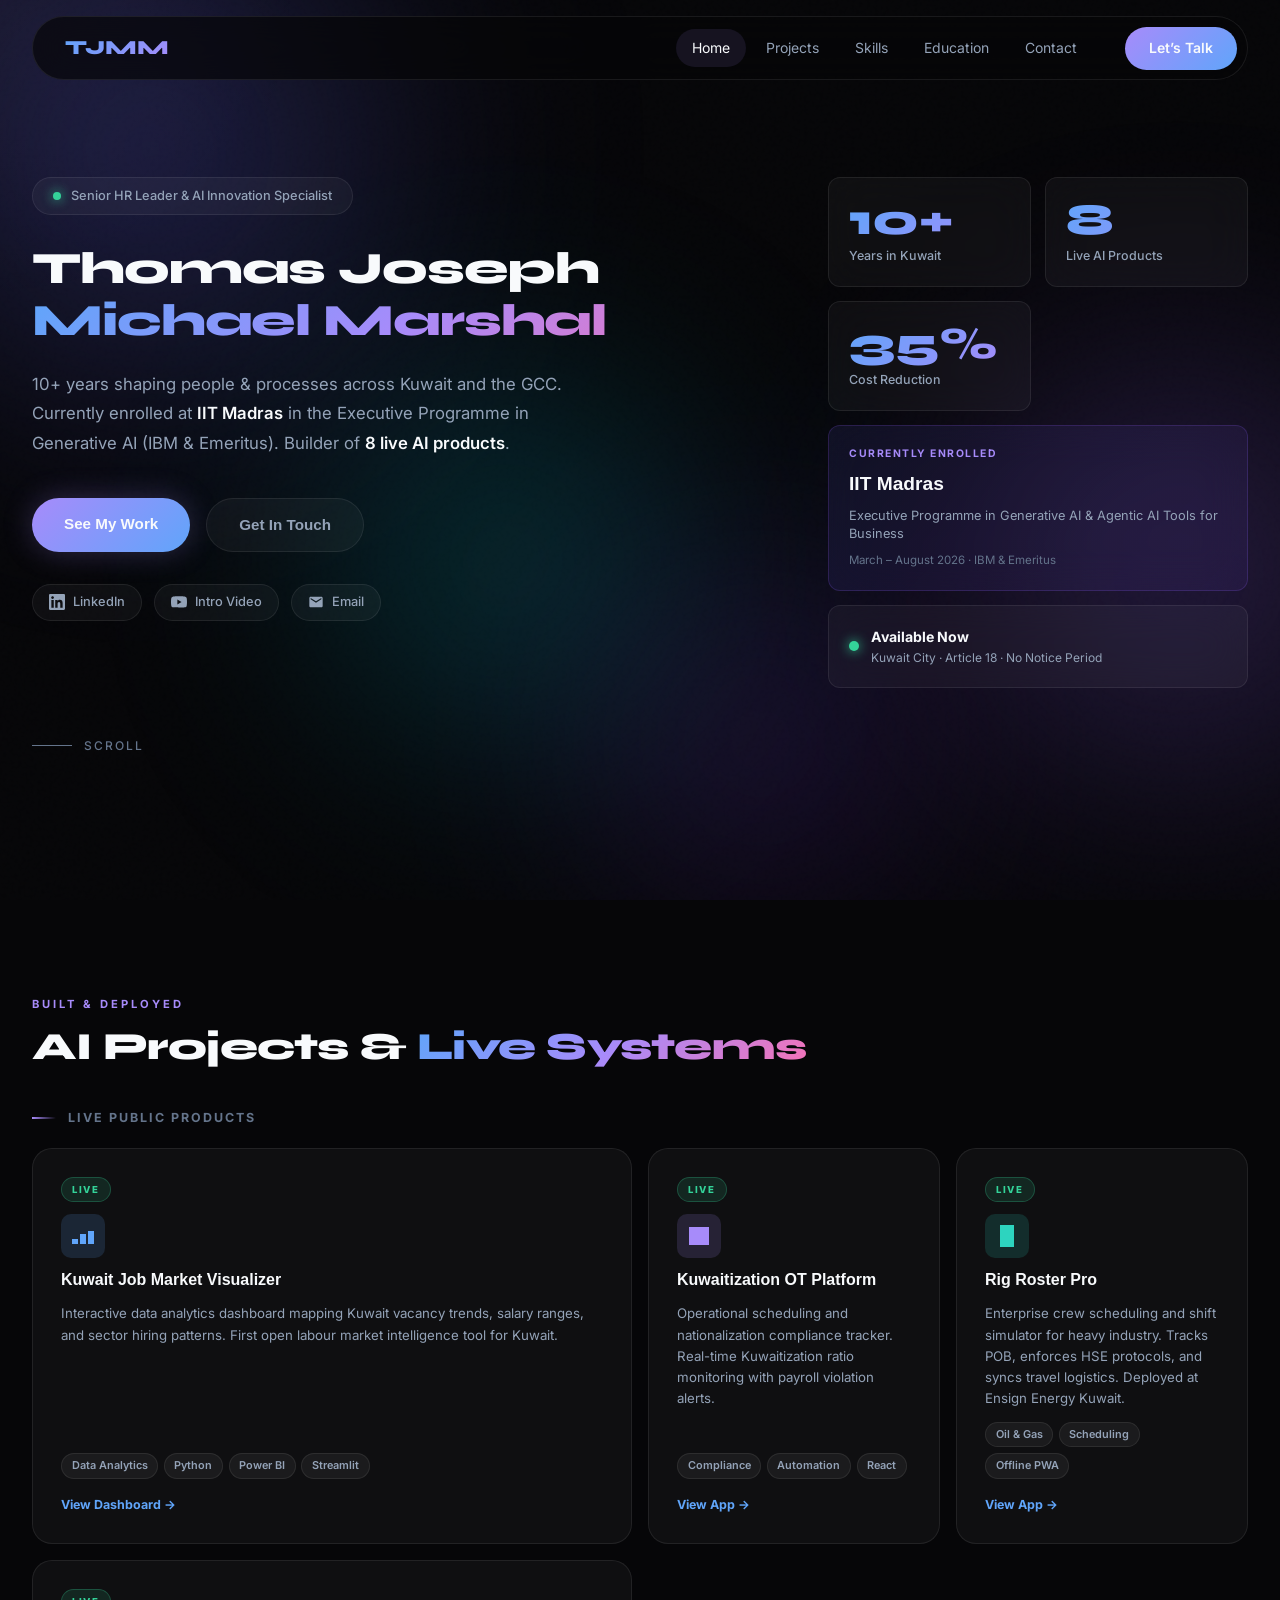
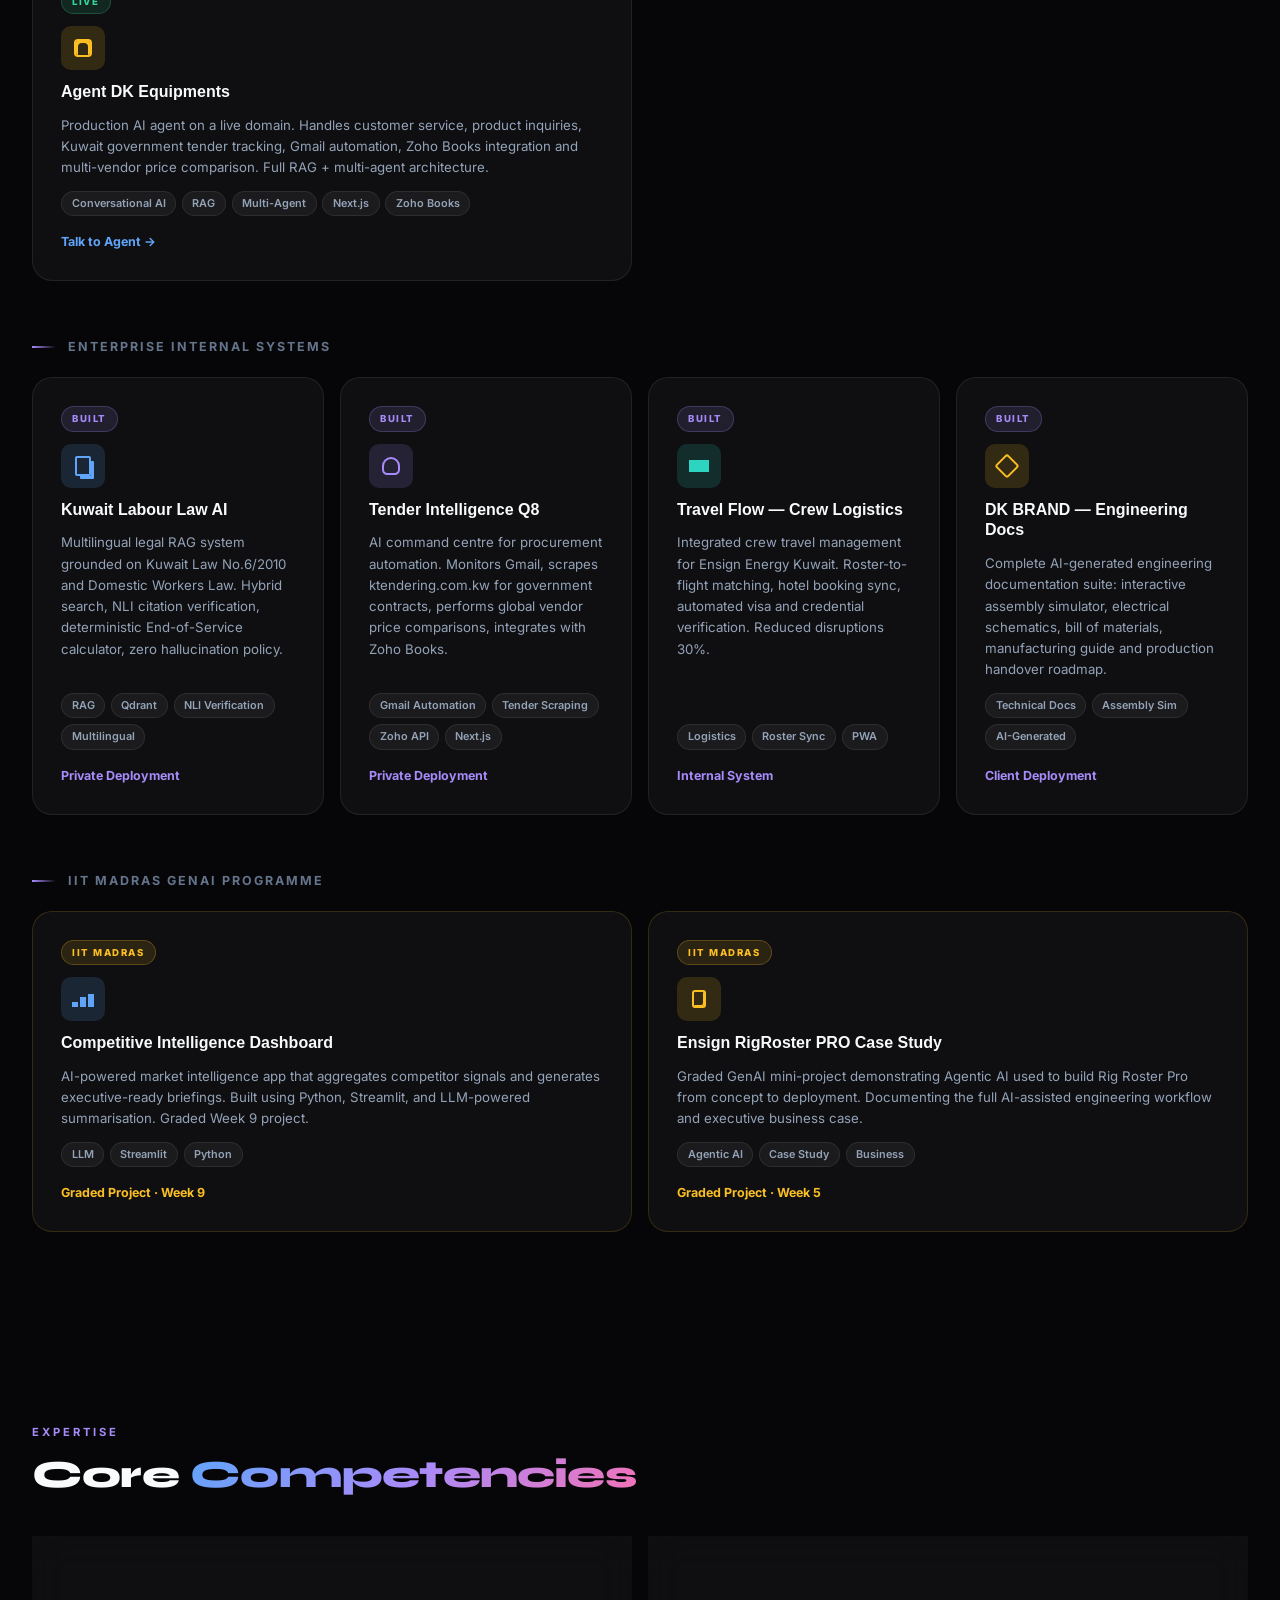
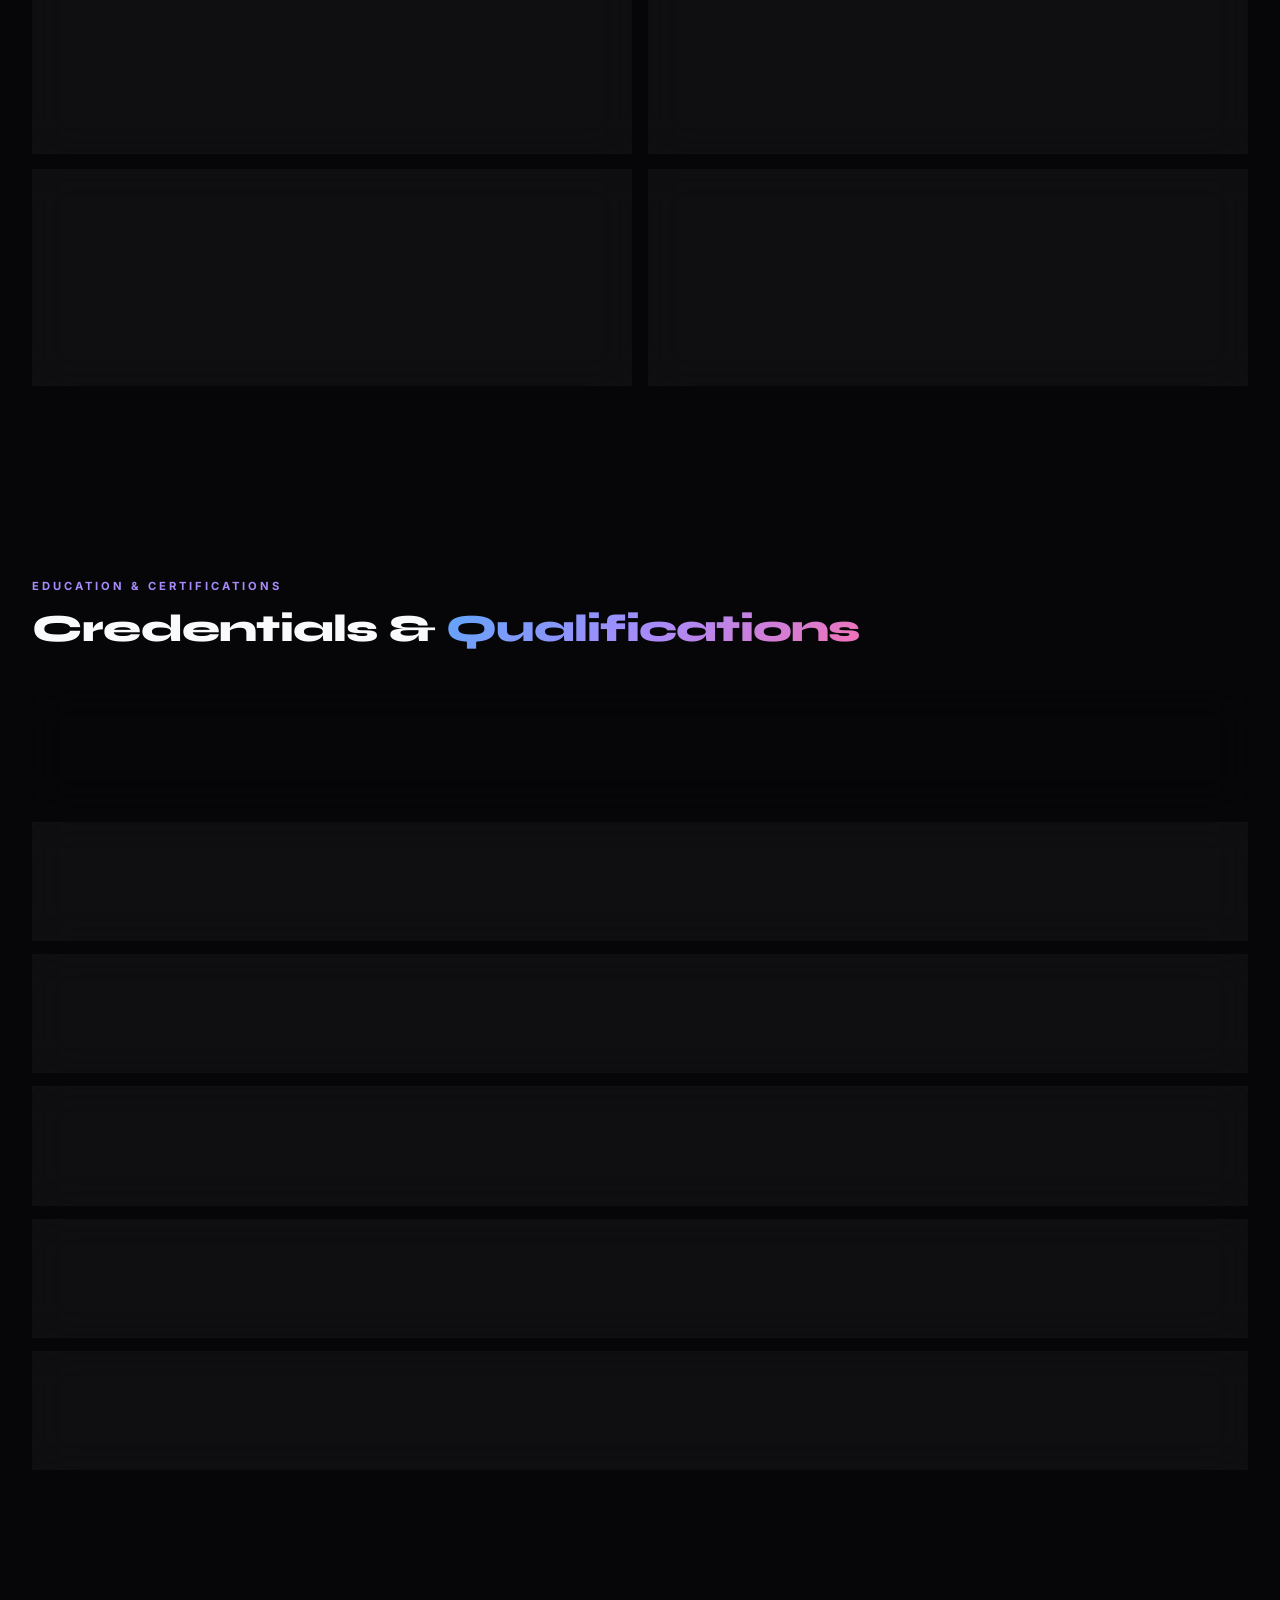
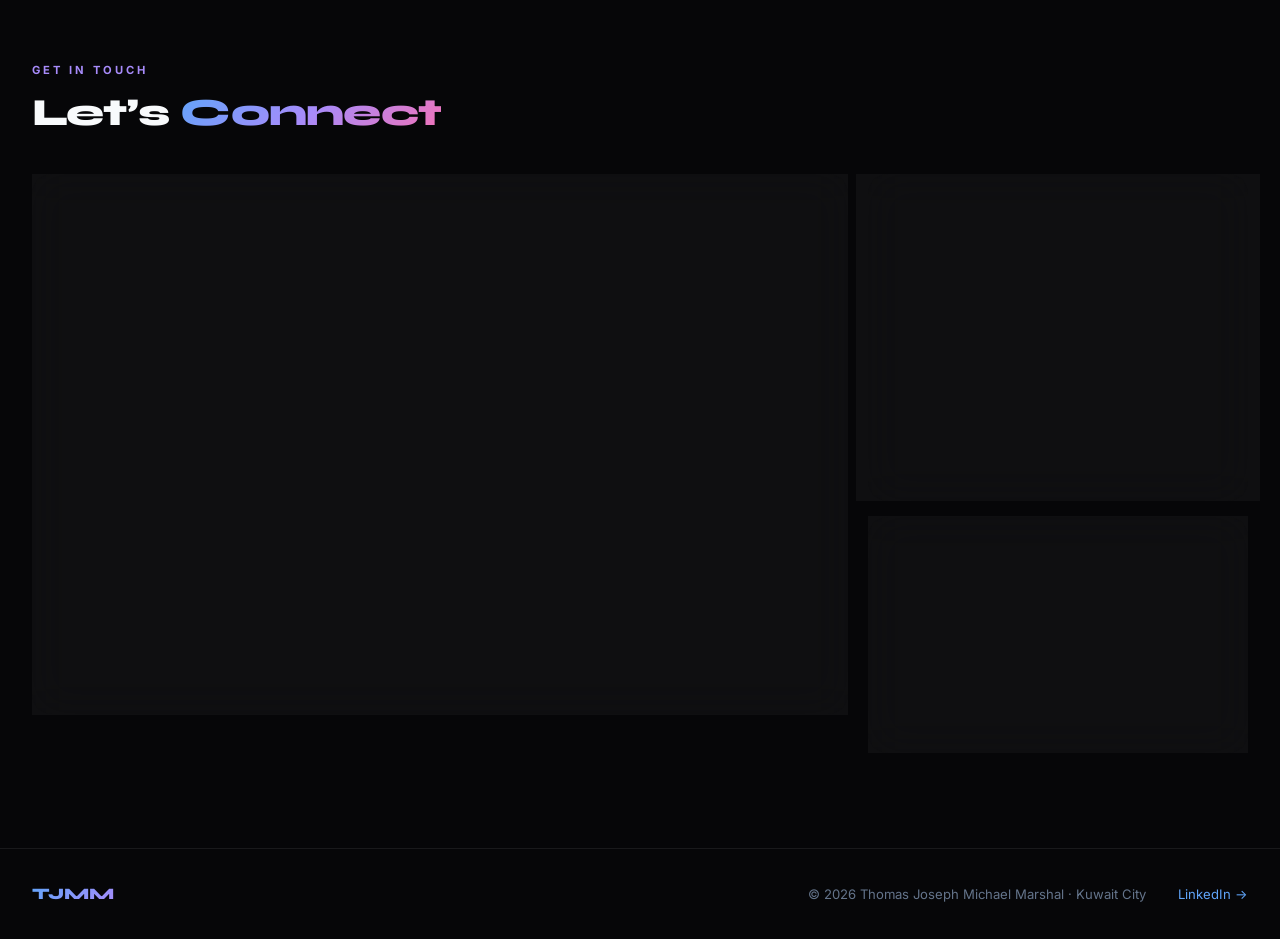
<file: index.html>
<!DOCTYPE html>
<html lang="en">
<head>
    <meta charset="UTF-8">
    <meta name="viewport" content="width=device-width, initial-scale=1.0">
    <title>Thomas Joseph Michael Marshal &mdash; HR Leader &amp; AI Builder</title>
    <meta name="description" content="Senior HR Leader and AI Innovation Specialist. 10+ years Kuwait. Builder of 8 live AI products. IIT Madras GenAI Programme.">
    <link rel="preconnect" href="https://fonts.googleapis.com">
    <link rel="preconnect" href="https://fonts.gstatic.com" crossorigin>
    <link href="https://fonts.googleapis.com/css2?family=Cabinet+Grotesk:wght@400;500;700;800;900&family=Inter:wght@300;400;500;600&family=Syne:wght@700;800&display=swap" rel="stylesheet">
    <link rel="stylesheet" href="style.css">
</head>
<body>

    <!-- Cursor spotlight -->
    <div class="cursor-spotlight" id="spotlight"></div>

    <!-- Aurora background -->
    <div class="aurora">
        <div class="aurora-orb a1"></div>
        <div class="aurora-orb a2"></div>
        <div class="aurora-orb a3"></div>
        <div class="aurora-orb a4"></div>
    </div>

    <!-- Noise overlay -->
    <div class="noise"></div>

    <!-- ===== NAV ===== -->
    <header id="nav">
        <div class="nav-inner">
            <div class="nav-logo">TJMM</div>
            <nav class="nav-links">
                <a href="#hero">Home</a>
                <a href="#projects">Projects</a>
                <a href="#skills">Skills</a>
                <a href="#creds">Education</a>
                <a href="#contact">Contact</a>
            </nav>
            <a href="mailto:josmarshal@gmail.com" class="nav-pill">Let&rsquo;s Talk</a>
        </div>
    </header>

    <!-- ===== HERO ===== -->
    <section id="hero">
        <div class="hero-wrap">
            <div class="hero-left">
                <div class="hero-role-pill">
                    <span class="live-dot"></span>
                    Senior HR Leader &amp; AI Innovation Specialist
                </div>

                <h1 class="hero-name">
                    <span class="line-reveal">Thomas Joseph</span>
                    <span class="line-reveal delay-1 accent-stroke">Michael Marshal</span>
                </h1>

                <p class="hero-copy">
                    10+ years shaping people &amp; processes across Kuwait and the GCC. 
                    Currently enrolled at <strong>IIT Madras</strong> in the Executive Programme 
                    in Generative AI (IBM &amp; Emeritus). Builder of <strong>8 live AI products</strong>.
                </p>

                <div class="hero-actions">
                    <a href="#projects" class="btn-glow">See My Work</a>
                    <a href="#contact" class="btn-ghost">Get In Touch</a>
                </div>

                <div class="hero-socials">
                    <a href="https://www.linkedin.com/in/tjmm/" target="_blank" rel="noopener" class="social-chip">
                        <svg width="16" height="16" viewBox="0 0 24 24" fill="currentColor"><path d="M20.447 20.452h-3.554v-5.569c0-1.328-.027-3.037-1.852-3.037-1.853 0-2.136 1.445-2.136 2.939v5.667H9.351V9h3.414v1.561h.046c.477-.9 1.637-1.85 3.37-1.85 3.601 0 4.267 2.37 4.267 5.455v6.286zM5.337 7.433c-1.144 0-2.063-.926-2.063-2.065 0-1.138.92-2.063 2.063-2.063 1.14 0 2.064.925 2.064 2.063 0 1.139-.925 2.065-2.064 2.065zm1.782 13.019H3.555V9h3.564v11.452zM22.225 0H1.771C.792 0 0 .774 0 1.729v20.542C0 23.227.792 24 1.771 24h20.451C23.2 24 24 23.227 24 22.271V1.729C24 .774 23.2 0 22.222 0h.003z"/></svg>
                        LinkedIn
                    </a>
                    <a href="https://www.youtube.com/watch?v=p3p-7w3EgQY" target="_blank" rel="noopener" class="social-chip">
                        <svg width="16" height="16" viewBox="0 0 24 24" fill="currentColor"><path d="M23.498 6.186a3.016 3.016 0 0 0-2.122-2.136C19.505 3.545 12 3.545 12 3.545s-7.505 0-9.377.505A3.017 3.017 0 0 0 .502 6.186C0 8.07 0 12 0 12s0 3.93.502 5.814a3.016 3.016 0 0 0 2.122 2.136c1.871.505 9.376.505 9.376.505s7.505 0 9.377-.505a3.015 3.015 0 0 0 2.122-2.136C24 15.93 24 12 24 12s0-3.93-.502-5.814zM9.545 15.568V8.432L15.818 12l-6.273 3.568z"/></svg>
                        Intro Video
                    </a>
                    <a href="mailto:josmarshal@gmail.com" class="social-chip">
                        <svg width="16" height="16" viewBox="0 0 24 24" fill="currentColor"><path d="M20 4H4c-1.1 0-2 .9-2 2v12c0 1.1.9 2 2 2h16c1.1 0 2-.9 2-2V6c0-1.1-.9-2-2-2zm0 4l-8 5-8-5V6l8 5 8-5v2z"/></svg>
                        Email
                    </a>
                </div>
            </div>

            <!-- Stats bento mini-grid -->
            <div class="hero-right">
                <div class="stat-card glass">
                    <span class="stat-big">10+</span>
                    <span class="stat-desc">Years in Kuwait</span>
                </div>
                <div class="stat-card glass">
                    <span class="stat-big">8</span>
                    <span class="stat-desc">Live AI Products</span>
                </div>
                <div class="stat-card glass">
                    <span class="stat-big">35%</span>
                    <span class="stat-desc">Cost Reduction</span>
                </div>
                <div class="stat-card glass highlight">
                    <span class="stat-tag">Currently Enrolled</span>
                    <span class="stat-school">IIT Madras</span>
                    <span class="stat-prog">Executive Programme in Generative AI &amp; Agentic AI Tools for Business</span>
                    <span class="stat-dates">March &ndash; August 2026 &middot; IBM &amp; Emeritus</span>
                </div>
                <div class="stat-card glass avail-card">
                    <span class="avail-dot"></span>
                    <div>
                        <strong>Available Now</strong>
                        <p>Kuwait City &middot; Article 18 &middot; No Notice Period</p>
                    </div>
                </div>
            </div>
        </div>

        <!-- Scroll cue -->
        <div class="scroll-cue">
            <div class="scroll-line"></div>
            <span>Scroll</span>
        </div>
    </section>

    <!-- ===== PROJECTS ===== -->
    <section id="projects">
        <div class="section-label">Built &amp; Deployed</div>
        <h2 class="section-title">AI Projects &amp; <span class="grad-text">Live Systems</span></h2>

        <!-- Live products -->
        <p class="cat-head">Live Public Products</p>
        <div class="bento-grid">

            <!-- Large card -->
            <a href="https://josmarshal.github.io/kuwait-job-market-visualizer/" target="_blank" rel="noopener" class="bento-card bento-large">
                <div class="bento-badge live">LIVE</div>
                <div class="bento-icon-wrap icon-chart"></div>
                <h3>Kuwait Job Market Visualizer</h3>
                <p>Interactive data analytics dashboard mapping Kuwait vacancy trends, salary ranges, and sector hiring patterns. First open labour market intelligence tool for Kuwait.</p>
                <div class="bento-tags">
                    <span>Data Analytics</span><span>Python</span><span>Power BI</span><span>Streamlit</span>
                </div>
                <div class="bento-link">View Dashboard &rarr;</div>
            </a>

            <!-- Standard card -->
            <a href="https://kuwaitization-otplatform.netlify.app/" target="_blank" rel="noopener" class="bento-card">
                <div class="bento-badge live">LIVE</div>
                <div class="bento-icon-wrap icon-factory"></div>
                <h3>Kuwaitization OT Platform</h3>
                <p>Operational scheduling and nationalization compliance tracker. Real-time Kuwaitization ratio monitoring with payroll violation alerts.</p>
                <div class="bento-tags"><span>Compliance</span><span>Automation</span><span>React</span></div>
                <div class="bento-link">View App &rarr;</div>
            </a>

            <a href="https://rigrosterpro.netlify.app/" target="_blank" rel="noopener" class="bento-card">
                <div class="bento-badge live">LIVE</div>
                <div class="bento-icon-wrap icon-rig"></div>
                <h3>Rig Roster Pro</h3>
                <p>Enterprise crew scheduling and shift simulator for heavy industry. Tracks POB, enforces HSE protocols, and syncs travel logistics. Deployed at Ensign Energy Kuwait.</p>
                <div class="bento-tags"><span>Oil &amp; Gas</span><span>Scheduling</span><span>Offline PWA</span></div>
                <div class="bento-link">View App &rarr;</div>
            </a>

            <!-- Wide card -->
            <a href="https://agent.dk-equipments.com/" target="_blank" rel="noopener" class="bento-card bento-wide">
                <div class="bento-badge live">LIVE</div>
                <div class="bento-icon-wrap icon-bot"></div>
                <h3>Agent DK Equipments</h3>
                <p>Production AI agent on a live domain. Handles customer service, product inquiries, Kuwait government tender tracking, Gmail automation, Zoho Books integration and multi-vendor price comparison. Full RAG + multi-agent architecture.</p>
                <div class="bento-tags"><span>Conversational AI</span><span>RAG</span><span>Multi-Agent</span><span>Next.js</span><span>Zoho Books</span></div>
                <div class="bento-link">Talk to Agent &rarr;</div>
            </a>

        </div>

        <!-- Enterprise systems -->
        <p class="cat-head" style="margin-top:3.5rem;">Enterprise Internal Systems</p>
        <div class="bento-grid">

            <div class="bento-card no-click">
                <div class="bento-badge built">BUILT</div>
                <div class="bento-icon-wrap icon-law"></div>
                <h3>Kuwait Labour Law AI</h3>
                <p>Multilingual legal RAG system grounded on Kuwait Law No.6/2010 and Domestic Workers Law. Hybrid search, NLI citation verification, deterministic End-of-Service calculator, zero hallucination policy.</p>
                <div class="bento-tags"><span>RAG</span><span>Qdrant</span><span>NLI Verification</span><span>Multilingual</span></div>
                <div class="bento-link" style="color:var(--purple);">Private Deployment</div>
            </div>

            <div class="bento-card no-click">
                <div class="bento-badge built">BUILT</div>
                <div class="bento-icon-wrap icon-brain"></div>
                <h3>Tender Intelligence Q8</h3>
                <p>AI command centre for procurement automation. Monitors Gmail, scrapes ktendering.com.kw for government contracts, performs global vendor price comparisons, integrates with Zoho Books.</p>
                <div class="bento-tags"><span>Gmail Automation</span><span>Tender Scraping</span><span>Zoho API</span><span>Next.js</span></div>
                <div class="bento-link" style="color:var(--purple);">Private Deployment</div>
            </div>

            <div class="bento-card no-click">
                <div class="bento-badge built">BUILT</div>
                <div class="bento-icon-wrap icon-plane"></div>
                <h3>Travel Flow &mdash; Crew Logistics</h3>
                <p>Integrated crew travel management for Ensign Energy Kuwait. Roster-to-flight matching, hotel booking sync, automated visa and credential verification. Reduced disruptions 30%.</p>
                <div class="bento-tags"><span>Logistics</span><span>Roster Sync</span><span>PWA</span></div>
                <div class="bento-link" style="color:var(--purple);">Internal System</div>
            </div>

            <div class="bento-card no-click">
                <div class="bento-badge built">BUILT</div>
                <div class="bento-icon-wrap icon-tools"></div>
                <h3>DK BRAND &mdash; Engineering Docs</h3>
                <p>Complete AI-generated engineering documentation suite: interactive assembly simulator, electrical schematics, bill of materials, manufacturing guide and production handover roadmap.</p>
                <div class="bento-tags"><span>Technical Docs</span><span>Assembly Sim</span><span>AI-Generated</span></div>
                <div class="bento-link" style="color:var(--purple);">Client Deployment</div>
            </div>

        </div>

        <!-- IIT Projects -->
        <p class="cat-head" style="margin-top:3.5rem;">IIT Madras GenAI Programme</p>
        <div class="bento-grid two-col">

            <div class="bento-card no-click iit-card">
                <div class="bento-badge iit">IIT MADRAS</div>
                <div class="bento-icon-wrap icon-chart"></div>
                <h3>Competitive Intelligence Dashboard</h3>
                <p>AI-powered market intelligence app that aggregates competitor signals and generates executive-ready briefings. Built using Python, Streamlit, and LLM-powered summarisation. Graded Week 9 project.</p>
                <div class="bento-tags"><span>LLM</span><span>Streamlit</span><span>Python</span></div>
                <div class="bento-link" style="color:var(--gold);">Graded Project &middot; Week 9</div>
            </div>

            <div class="bento-card no-click iit-card">
                <div class="bento-badge iit">IIT MADRAS</div>
                <div class="bento-icon-wrap icon-doc"></div>
                <h3>Ensign RigRoster PRO Case Study</h3>
                <p>Graded GenAI mini-project demonstrating Agentic AI used to build Rig Roster Pro from concept to deployment. Documenting the full AI-assisted engineering workflow and executive business case.</p>
                <div class="bento-tags"><span>Agentic AI</span><span>Case Study</span><span>Business</span></div>
                <div class="bento-link" style="color:var(--gold);">Graded Project &middot; Week 5</div>
            </div>

        </div>
    </section>

    <!-- ===== SKILLS ===== -->
    <section id="skills">
        <div class="section-label">Expertise</div>
        <h2 class="section-title">Core <span class="grad-text">Competencies</span></h2>

        <div class="skills-bento">

            <div class="skill-block glass">
                <div class="skill-head">
                    <div class="skill-dot dot-blue"></div>
                    <h3>HR Leadership &amp; Strategy</h3>
                </div>
                <div class="pill-row">
                    <span>HR Transformation</span><span>Talent Acquisition</span><span>Workforce Planning</span>
                    <span>Performance Management</span><span>Succession Planning</span><span>Employee Engagement</span>
                    <span>Compensation &amp; Benefits</span><span>Change Management</span>
                </div>
            </div>

            <div class="skill-block glass">
                <div class="skill-head">
                    <div class="skill-dot dot-purple"></div>
                    <h3>Generative AI &amp; Automation</h3>
                </div>
                <div class="pill-row">
                    <span>GenAI Prototyping</span><span>Custom GPT Building</span><span>Prompt Engineering</span>
                    <span>Agentic Workflows</span><span>RAG Architecture</span><span>Vector Databases</span>
                    <span>ChatGPT &middot; Claude &middot; Gemini</span><span>MS Copilot</span>
                    <span>Make &middot; Zapier &middot; n8n</span>
                </div>
            </div>

            <div class="skill-block glass">
                <div class="skill-head">
                    <div class="skill-dot dot-teal"></div>
                    <h3>Data &amp; Analytics</h3>
                </div>
                <div class="pill-row">
                    <span>Power BI</span><span>Advanced Excel (VBA)</span><span>Python &middot; Streamlit</span>
                    <span>People Analytics</span><span>FP&amp;A &amp; Budgeting</span>
                    <span>Dashboard Design</span><span>SQL</span>
                </div>
            </div>

            <div class="skill-block glass">
                <div class="skill-head">
                    <div class="skill-dot dot-gold"></div>
                    <h3>GCC Compliance &amp; Operations</h3>
                </div>
                <div class="pill-row">
                    <span>Kuwait Labour Law (No.6/2010)</span><span>Kuwaitization</span>
                    <span>PRO &middot; GRO Relations</span><span>Trade Finance (LC / CG / LG)</span>
                    <span>Visa &amp; Work Permit</span><span>SAP SuccessFactors</span>
                    <span>Oracle HCM</span><span>HRIS Administration</span>
                </div>
            </div>

        </div>
    </section>

    <!-- ===== CREDENTIALS ===== -->
    <section id="creds">
        <div class="section-label">Education &amp; Certifications</div>
        <h2 class="section-title">Credentials &amp; <span class="grad-text">Qualifications</span></h2>

        <div class="creds-stack">

            <div class="cred-row featured glass">
                <div class="cred-yr">2026</div>
                <div class="cred-bar active-bar"></div>
                <div class="cred-info">
                    <div class="cred-school">IIT Madras &middot; IBM &middot; Emeritus</div>
                    <div class="cred-name">Executive Programme in Generative AI &amp; Agentic AI Tools for Business</div>
                    <div class="cred-meta">March 2026 &ndash; August 2026</div>
                </div>
                <span class="cred-pill in-prog">In Progress</span>
            </div>

            <div class="cred-row glass">
                <div class="cred-yr">2026</div>
                <div class="cred-bar"></div>
                <div class="cred-info">
                    <div class="cred-school">IBM Developer Skills Network &amp; Emeritus</div>
                    <div class="cred-name">GenAI for Executives &amp; Business Leaders &middot; Responsible &amp; Ethical Generative AI</div>
                    <div class="cred-meta">Issued May 2026</div>
                </div>
                <span class="cred-pill cert">Certified</span>
            </div>

            <div class="cred-row glass">
                <div class="cred-yr">2025</div>
                <div class="cred-bar"></div>
                <div class="cred-info">
                    <div class="cred-school">XLRI &ndash; Xavier School of Management, Jamshedpur</div>
                    <div class="cred-name">Executive Development Programme in Advanced Strategic Leadership</div>
                    <div class="cred-meta">August 2024 &ndash; May 2025</div>
                </div>
                <span class="cred-pill cert">Certified</span>
            </div>

            <div class="cred-row glass">
                <div class="cred-yr">2022</div>
                <div class="cred-bar"></div>
                <div class="cred-info">
                    <div class="cred-school">American Certification Institute (ACI), USA</div>
                    <div class="cred-name">CHRM &middot; Certified Human Resource Manager &amp; CHRMP &middot; Certified HR Management Professional</div>
                    <div class="cred-meta">Issued June 2022</div>
                </div>
                <span class="cred-pill cert">Certified</span>
            </div>

            <div class="cred-row glass">
                <div class="cred-yr">2020</div>
                <div class="cred-bar"></div>
                <div class="cred-info">
                    <div class="cred-school">Monad University, India</div>
                    <div class="cred-name">Master of Business Administration (MBA) &ndash; Human Resources Management</div>
                    <div class="cred-meta">2018 &ndash; 2020</div>
                </div>
                <span class="cred-pill degree">MBA</span>
            </div>

            <div class="cred-row glass">
                <div class="cred-yr">2013</div>
                <div class="cred-bar"></div>
                <div class="cred-info">
                    <div class="cred-school">Dr. C.V. Raman University, India</div>
                    <div class="cred-name">Bachelor of Commerce (B.Com) &ndash; Business &amp; Managerial Economics</div>
                    <div class="cred-meta">2010 &ndash; 2013</div>
                </div>
                <span class="cred-pill degree">B.Com</span>
            </div>

        </div>
    </section>

    <!-- ===== CONTACT ===== -->
    <section id="contact">
        <div class="section-label">Get In Touch</div>
        <h2 class="section-title">Let&rsquo;s <span class="grad-text">Connect</span></h2>

        <div class="contact-bento">

            <div class="contact-main glass">
                <p class="contact-copy">
                    Looking for a senior HR leader, AI Innovation Specialist or Chief of Staff who can both strategise <em>and</em> build?
                    Based in Kuwait City, Article 18 transferable visa, no notice period required.
                </p>

                <div class="contact-items">
                    <a href="mailto:josmarshal@gmail.com" class="contact-row">
                        <div class="contact-icon-box">
                            <svg width="18" height="18" viewBox="0 0 24 24" fill="currentColor"><path d="M20 4H4c-1.1 0-2 .9-2 2v12c0 1.1.9 2 2 2h16c1.1 0 2-.9 2-2V6c0-1.1-.9-2-2-2zm0 4l-8 5-8-5V6l8 5 8-5v2z"/></svg>
                        </div>
                        <div>
                            <div class="c-label">Email</div>
                            <div class="c-val">josmarshal@gmail.com</div>
                        </div>
                    </a>
                    <a href="tel:+96599287960" class="contact-row">
                        <div class="contact-icon-box">
                            <svg width="18" height="18" viewBox="0 0 24 24" fill="currentColor"><path d="M6.6 10.8c1.4 2.8 3.8 5.1 6.6 6.6l2.2-2.2c.3-.3.7-.4 1-.2 1.1.4 2.3.6 3.6.6.6 0 1 .4 1 1V20c0 .6-.4 1-1 1-9.4 0-17-7.6-17-17 0-.6.4-1 1-1h3.5c.6 0 1 .4 1 1 0 1.3.2 2.5.6 3.6.1.3 0 .7-.2 1L6.6 10.8z"/></svg>
                        </div>
                        <div>
                            <div class="c-label">Phone &middot; WhatsApp</div>
                            <div class="c-val">+965 99287960</div>
                        </div>
                    </a>
                    <a href="https://www.linkedin.com/in/tjmm/" target="_blank" rel="noopener" class="contact-row">
                        <div class="contact-icon-box">
                            <svg width="18" height="18" viewBox="0 0 24 24" fill="currentColor"><path d="M20.447 20.452h-3.554v-5.569c0-1.328-.027-3.037-1.852-3.037-1.853 0-2.136 1.445-2.136 2.939v5.667H9.351V9h3.414v1.561h.046c.477-.9 1.637-1.85 3.37-1.85 3.601 0 4.267 2.37 4.267 5.455v6.286zM5.337 7.433c-1.144 0-2.063-.926-2.063-2.065 0-1.138.92-2.063 2.063-2.063 1.14 0 2.064.925 2.064 2.063 0 1.139-.925 2.065-2.064 2.065zm1.782 13.019H3.555V9h3.564v11.452zM22.225 0H1.771C.792 0 0 .774 0 1.729v20.542C0 23.227.792 24 1.771 24h20.451C23.2 24 24 23.227 24 22.271V1.729C24 .774 23.2 0 22.222 0h.003z"/></svg>
                        </div>
                        <div>
                            <div class="c-label">LinkedIn</div>
                            <div class="c-val">linkedin.com/in/tjmm</div>
                        </div>
                    </a>
                    <a href="https://www.youtube.com/watch?v=p3p-7w3EgQY" target="_blank" rel="noopener" class="contact-row">
                        <div class="contact-icon-box">
                            <svg width="18" height="18" viewBox="0 0 24 24" fill="currentColor"><path d="M23.498 6.186a3.016 3.016 0 0 0-2.122-2.136C19.505 3.545 12 3.545 12 3.545s-7.505 0-9.377.505A3.017 3.017 0 0 0 .502 6.186C0 8.07 0 12 0 12s0 3.93.502 5.814a3.016 3.016 0 0 0 2.122 2.136c1.871.505 9.376.505 9.376.505s7.505 0 9.377-.505a3.015 3.015 0 0 0 2.122-2.136C24 15.93 24 12 24 12s0-3.93-.502-5.814zM9.545 15.568V8.432L15.818 12l-6.273 3.568z"/></svg>
                        </div>
                        <div>
                            <div class="c-label">AI Introduction Video</div>
                            <div class="c-val">Watch on YouTube</div>
                        </div>
                    </a>
                </div>
            </div>

            <div class="contact-side">
                <div class="resume-card glass">
                    <div class="resume-icon-wrap">
                        <svg width="28" height="28" viewBox="0 0 24 24" fill="none" stroke="currentColor" stroke-width="1.5"><path d="M14 2H6a2 2 0 0 0-2 2v16a2 2 0 0 0 2 2h12a2 2 0 0 0 2-2V8z"/><polyline points="14,2 14,8 20,8"/><line x1="16" y1="13" x2="8" y2="13"/><line x1="16" y1="17" x2="8" y2="17"/><line x1="10" y1="9" x2="8" y2="9"/></svg>
                    </div>
                    <h3>Resume</h3>
                    <p>Download or view my full professional profile</p>
                    <a href="Thomas_Joseph_Michael_Marshal_Resume.docx" download class="btn-glow" style="display:block;text-align:center;margin-bottom:.75rem;">Download DOCX</a>
                    <a href="Thomas_Joseph_Michael_Marshal_Resume.html" target="_blank" class="btn-ghost" style="display:block;text-align:center;">View HTML Version</a>
                </div>

                <div class="lang-card glass">
                    <h3 style="font-size:.85rem;color:var(--text-2);font-weight:600;margin-bottom:1rem;text-transform:uppercase;letter-spacing:1px;">Languages</h3>
                    <div class="lang-list">
                        <div class="lang-entry">
                            <span class="lang-code">EN</span>
                            <div>
                                <div class="lang-name">English</div>
                                <div class="lang-bar"><div class="lang-fill" style="width:95%"></div></div>
                            </div>
                            <span class="lang-lvl">Professional</span>
                        </div>
                        <div class="lang-entry">
                            <span class="lang-code">HI</span>
                            <div>
                                <div class="lang-name">Hindi</div>
                                <div class="lang-bar"><div class="lang-fill" style="width:100%"></div></div>
                            </div>
                            <span class="lang-lvl">Native</span>
                        </div>
                        <div class="lang-entry">
                            <span class="lang-code">AR</span>
                            <div>
                                <div class="lang-name">Arabic</div>
                                <div class="lang-bar"><div class="lang-fill" style="width:55%"></div></div>
                            </div>
                            <span class="lang-lvl">Conversational</span>
                        </div>
                    </div>
                </div>
            </div>

        </div>
    </section>

    <footer>
        <div class="footer-inner">
            <span class="footer-logo">TJMM</span>
            <p>&copy; 2026 Thomas Joseph Michael Marshal &middot; Kuwait City</p>
            <a href="https://www.linkedin.com/in/tjmm/" target="_blank" rel="noopener">LinkedIn &rarr;</a>
        </div>
    </footer>

    <script src="app.js"></script>
</body>
</html>
</file>
<file: style.css>
/* ============================================
   TJMM Portfolio 2026 — Bento Grid Design
   Aurora + Glass + Bento + Kinetic Typography
   ============================================ */

@import url('https://fonts.googleapis.com/css2?family=Cabinet+Grotesk:wght@400;500;700;800;900&family=Inter:wght@300;400;500;600&family=Syne:wght@700;800&display=swap');

/* ===== DESIGN TOKENS ===== */
:root {
    --bg: #060608;
    --bg-2: #0d0d12;
    --glass: rgba(255,255,255,0.04);
    --glass-border: rgba(255,255,255,0.08);
    --glass-hover: rgba(255,255,255,0.07);

    --blue: #60a5fa;
    --purple: #a78bfa;
    --teal: #2dd4bf;
    --green: #34d399;
    --gold: #fbbf24;
    --pink: #f472b6;

    --text-1: #f8fafc;
    --text-2: #94a3b8;
    --text-3: #64748b;

    --radius: 20px;
    --radius-sm: 12px;
    --section-pad: 6rem 0;
    --container: 1280px;

    --font-display: 'Syne', 'Cabinet Grotesk', sans-serif;
    --font-body: 'Inter', sans-serif;
    --font-ui: 'Cabinet Grotesk', sans-serif;
}

/* ===== RESET ===== */
*, *::before, *::after { margin: 0; padding: 0; box-sizing: border-box; }
html { scroll-behavior: smooth; }
body {
    background: var(--bg);
    color: var(--text-1);
    font-family: var(--font-body);
    font-size: 16px;
    line-height: 1.6;
    overflow-x: hidden;
}
a { color: inherit; text-decoration: none; }
img { display: block; max-width: 100%; }

/* ===== CURSOR SPOTLIGHT ===== */
.cursor-spotlight {
    width: 600px; height: 600px;
    border-radius: 50%;
    background: radial-gradient(circle, rgba(167,139,250,0.08) 0%, transparent 70%);
    position: fixed; top: 0; left: 0;
    transform: translate(-50%, -50%);
    pointer-events: none;
    z-index: 0;
    transition: transform 0.12s ease;
}

/* ===== AURORA BACKGROUND ===== */
.aurora {
    position: fixed; inset: 0; z-index: 0; pointer-events: none;
    overflow: hidden;
}
.aurora-orb {
    position: absolute; border-radius: 50%; filter: blur(120px);
    opacity: 0.35; animation: drift 20s ease-in-out infinite;
}
.a1 { width: 700px; height: 700px; background: radial-gradient(circle, #6366f1, transparent 70%); top: -200px; left: -200px; animation-delay: 0s; }
.a2 { width: 600px; height: 600px; background: radial-gradient(circle, #8b5cf6, transparent 70%); top: 30%; right: -200px; animation-delay: -5s; animation-duration: 25s; }
.a3 { width: 500px; height: 500px; background: radial-gradient(circle, #06b6d4, transparent 70%); bottom: 10%; left: 20%; animation-delay: -10s; animation-duration: 18s; }
.a4 { width: 400px; height: 400px; background: radial-gradient(circle, #7c3aed, transparent 70%); top: 60%; right: 25%; animation-delay: -3s; animation-duration: 22s; }

@keyframes drift {
    0%, 100% { transform: translate(0, 0) scale(1); }
    33% { transform: translate(40px, -30px) scale(1.05); }
    66% { transform: translate(-30px, 40px) scale(0.95); }
}

/* ===== NOISE TEXTURE ===== */
.noise {
    position: fixed; inset: 0; z-index: 1; pointer-events: none;
    background-image: url("data:image/svg+xml,%3Csvg viewBox='0 0 256 256' xmlns='http://www.w3.org/2000/svg'%3E%3Cfilter id='noise'%3E%3CfeTurbulence type='fractalNoise' baseFrequency='0.9' numOctaves='4' stitchTiles='stitch'/%3E%3C/filter%3E%3Crect width='100%25' height='100%25' filter='url(%23noise)' opacity='0.04'/%3E%3C/svg%3E");
    opacity: 0.4;
}

/* ===== GLASSMORPHISM BASE ===== */
.glass {
    background: var(--glass);
    border: 1px solid var(--glass-border);
    backdrop-filter: blur(20px);
    -webkit-backdrop-filter: blur(20px);
}

/* ===== LAYOUT ===== */
section {
    position: relative; z-index: 2;
    padding: var(--section-pad);
    max-width: var(--container);
    margin: 0 auto;
    padding-left: 2rem;
    padding-right: 2rem;
}

/* ===== NAVIGATION ===== */
#nav {
    position: fixed; top: 0; left: 0; right: 0;
    z-index: 100;
    padding: 1rem 2rem;
}
.nav-inner {
    max-width: var(--container); margin: 0 auto;
    display: flex; align-items: center; gap: 2rem;
    background: rgba(6,6,8,0.7);
    border: 1px solid var(--glass-border);
    border-radius: 50px;
    padding: 0.6rem 0.6rem 0.6rem 2rem;
    backdrop-filter: blur(20px);
    -webkit-backdrop-filter: blur(20px);
}
.nav-logo {
    font-family: var(--font-display);
    font-size: 1.25rem; font-weight: 800;
    background: linear-gradient(135deg, var(--blue), var(--purple));
    -webkit-background-clip: text; -webkit-text-fill-color: transparent;
    background-clip: text;
    margin-right: auto;
}
.nav-links { display: flex; gap: 0.25rem; }
.nav-links a {
    padding: 0.5rem 1rem; border-radius: 50px;
    font-size: 0.875rem; color: var(--text-2);
    transition: all 0.2s;
}
.nav-links a:hover { background: var(--glass); color: var(--text-1); }
.nav-pill {
    background: linear-gradient(135deg, var(--purple), var(--blue));
    padding: 0.65rem 1.5rem; border-radius: 50px;
    font-size: 0.875rem; font-weight: 600;
    transition: opacity 0.2s;
}
.nav-pill:hover { opacity: 0.85; }

/* ===== HERO ===== */
#hero {
    min-height: 100vh;
    display: flex; flex-direction: column;
    justify-content: center;
    padding-top: 8rem;
    max-width: var(--container);
    margin: 0 auto;
    padding-left: 2rem;
    padding-right: 2rem;
}
.hero-wrap {
    display: grid;
    grid-template-columns: 1fr 420px;
    gap: 3rem;
    align-items: start;
}
.hero-role-pill {
    display: inline-flex; align-items: center; gap: 0.6rem;
    background: var(--glass); border: 1px solid var(--glass-border);
    border-radius: 50px; padding: 0.5rem 1.25rem;
    font-size: 0.8rem; font-weight: 500; color: var(--text-2);
    margin-bottom: 1.75rem;
}
.live-dot {
    width: 8px; height: 8px; border-radius: 50%;
    background: var(--green);
    box-shadow: 0 0 12px var(--green);
    animation: pulse 2s ease-in-out infinite;
}
@keyframes pulse {
    0%, 100% { opacity: 1; transform: scale(1); }
    50% { opacity: 0.6; transform: scale(0.85); }
}
.hero-name {
    font-family: var(--font-display);
    font-size: clamp(2rem, 3.5vw, 3.2rem);
    font-weight: 800;
    line-height: 1.15;
    letter-spacing: -0.025em;
    margin-bottom: 1.5rem;
}
.hero-name span { display: block; }
.accent-stroke {
    background: linear-gradient(135deg, var(--blue) 0%, var(--purple) 50%, var(--pink) 100%);
    -webkit-background-clip: text; -webkit-text-fill-color: transparent;
    background-clip: text;
}
.line-reveal { opacity: 0; transform: translateY(30px); animation: revealLine 0.8s cubic-bezier(0.16,1,0.3,1) forwards; }
.delay-1 { animation-delay: 0.15s; }
.delay-2 { animation-delay: 0.3s; }
@keyframes revealLine {
    to { opacity: 1; transform: translateY(0); }
}
.hero-copy {
    color: var(--text-2); font-size: 1.05rem; max-width: 560px;
    margin-bottom: 2.5rem; line-height: 1.75;
}
.hero-copy strong { color: var(--text-1); font-weight: 600; }

/* ===== BUTTONS ===== */
.btn-glow {
    display: inline-block;
    background: linear-gradient(135deg, var(--purple), var(--blue));
    padding: 0.85rem 2rem; border-radius: 50px;
    font-family: var(--font-ui); font-weight: 700; font-size: 0.95rem;
    color: var(--text-1);
    box-shadow: 0 0 30px rgba(167,139,250,0.25);
    transition: all 0.3s;
}
.btn-glow:hover {
    box-shadow: 0 0 50px rgba(167,139,250,0.45);
    transform: translateY(-2px);
}
.btn-ghost {
    display: inline-block;
    border: 1px solid var(--glass-border);
    background: var(--glass);
    padding: 0.85rem 2rem; border-radius: 50px;
    font-family: var(--font-ui); font-weight: 600; font-size: 0.95rem;
    color: var(--text-2);
    transition: all 0.3s;
}
.btn-ghost:hover { border-color: rgba(255,255,255,0.2); color: var(--text-1); }
.hero-actions { display: flex; gap: 1rem; margin-bottom: 2rem; flex-wrap: wrap; }

/* ===== SOCIAL CHIPS ===== */
.hero-socials { display: flex; gap: 0.75rem; flex-wrap: wrap; }
.social-chip {
    display: inline-flex; align-items: center; gap: 0.5rem;
    background: var(--glass); border: 1px solid var(--glass-border);
    border-radius: 50px; padding: 0.45rem 1rem;
    font-size: 0.8rem; font-weight: 500; color: var(--text-2);
    transition: all 0.2s;
}
.social-chip:hover { border-color: rgba(255,255,255,0.18); color: var(--text-1); }

/* ===== HERO RIGHT — STATS MINI GRID ===== */
.hero-right {
    display: grid;
    grid-template-columns: 1fr 1fr;
    grid-template-rows: auto auto auto;
    gap: 0.875rem;
}
.stat-card {
    border-radius: var(--radius-sm); padding: 1.25rem;
    display: flex; flex-direction: column; gap: 0.25rem;
}
.stat-big {
    font-family: var(--font-display);
    font-size: 2.75rem; font-weight: 800; line-height: 1;
    background: linear-gradient(135deg, var(--blue), var(--purple));
    -webkit-background-clip: text; -webkit-text-fill-color: transparent;
    background-clip: text;
}
.stat-desc { font-size: 0.78rem; color: var(--text-2); font-weight: 500; }
.stat-card.highlight {
    grid-column: 1 / -1;
    background: linear-gradient(135deg, rgba(99,102,241,0.1), rgba(139,92,246,0.08));
    border-color: rgba(139,92,246,0.2);
}
.stat-tag { font-size: 0.65rem; font-weight: 700; letter-spacing: 1.5px; color: var(--purple); text-transform: uppercase; }
.stat-school { font-family: var(--font-ui); font-size: 1.2rem; font-weight: 800; color: var(--text-1); margin: 0.2rem 0; }
.stat-prog { font-size: 0.8rem; color: var(--text-2); line-height: 1.4; }
.stat-dates { font-size: 0.72rem; color: var(--text-3); margin-top: 0.25rem; }
.stat-card.avail-card {
    grid-column: 1 / -1;
    flex-direction: row; align-items: center; gap: 0.75rem;
    font-size: 0.82rem;
}
.stat-card.avail-card strong { display: block; color: var(--text-1); font-size: 0.88rem; }
.stat-card.avail-card p { color: var(--text-2); font-size: 0.75rem; margin: 0; }
.avail-dot {
    width: 10px; height: 10px; border-radius: 50%;
    background: var(--green); box-shadow: 0 0 12px var(--green);
    flex-shrink: 0;
    animation: pulse 2s ease-in-out infinite;
}

/* ===== SCROLL CUE ===== */
.scroll-cue {
    display: flex; align-items: center; gap: 0.75rem;
    margin-top: 3rem;
    font-size: 0.75rem; font-weight: 500; color: var(--text-3); letter-spacing: 2px; text-transform: uppercase;
}
.scroll-line {
    width: 40px; height: 1px; background: var(--text-3);
    position: relative; overflow: hidden;
}
.scroll-line::after {
    content: ''; position: absolute; top: 0; left: -100%;
    width: 100%; height: 100%; background: var(--purple);
    animation: scrollAnim 2s ease-in-out infinite;
}
@keyframes scrollAnim {
    0% { left: -100%; } 100% { left: 100%; }
}

/* ===== SECTION LABELS & TITLES ===== */
.section-label {
    font-size: 0.7rem; font-weight: 700;
    letter-spacing: 3px; text-transform: uppercase;
    color: var(--purple); margin-bottom: 0.75rem;
}
.section-title {
    font-family: var(--font-display);
    font-size: clamp(1.75rem, 3vw, 2.5rem);
    font-weight: 800; letter-spacing: -0.02em;
    margin-bottom: 2.5rem; line-height: 1.1;
}
.grad-text {
    background: linear-gradient(135deg, var(--blue), var(--purple), var(--pink));
    -webkit-background-clip: text; -webkit-text-fill-color: transparent;
    background-clip: text;
}
.cat-head {
    font-size: 0.78rem; font-weight: 700; letter-spacing: 2px;
    text-transform: uppercase; color: var(--text-3);
    margin-bottom: 1.25rem;
    display: flex; align-items: center; gap: 0.75rem;
}
.cat-head::before {
    content: ''; display: inline-block;
    width: 24px; height: 2px;
    background: linear-gradient(90deg, var(--purple), transparent);
}

/* ===== BENTO GRID ===== */
.bento-grid {
    display: grid;
    grid-template-columns: repeat(4, 1fr);
    grid-auto-rows: auto;
    gap: 1rem;
}
.bento-grid.two-col { grid-template-columns: repeat(2, 1fr); }

.bento-card {
    background: var(--glass);
    border: 1px solid var(--glass-border);
    border-radius: var(--radius);
    padding: 1.75rem;
    display: flex; flex-direction: column; gap: 0.75rem;
    position: relative; overflow: hidden;
    transition: all 0.35s cubic-bezier(0.16,1,0.3,1);
}
.bento-card::before {
    content: ''; position: absolute; inset: 0;
    background: linear-gradient(135deg, rgba(167,139,250,0.05), rgba(96,165,250,0.03));
    opacity: 0; transition: opacity 0.3s;
}
a.bento-card { cursor: pointer; }
a.bento-card:hover {
    border-color: rgba(167,139,250,0.3);
    transform: translateY(-4px);
    box-shadow: 0 20px 60px rgba(0,0,0,0.5), 0 0 0 1px rgba(167,139,250,0.15);
}
a.bento-card:hover::before { opacity: 1; }
.bento-card.no-click { cursor: default; }
.bento-card.no-click:hover { border-color: rgba(255,255,255,0.1); transform: none; }
.bento-large { grid-column: span 2; }
.bento-wide { grid-column: span 2; }
.iit-card { border-color: rgba(251,191,36,0.15); }
.iit-card:hover { border-color: rgba(251,191,36,0.3) !important; }

/* Bento badge */
.bento-badge {
    display: inline-flex; align-items: center;
    font-size: 0.6rem; font-weight: 800; letter-spacing: 1.5px;
    padding: 0.25rem 0.65rem; border-radius: 50px;
    width: fit-content;
}
.bento-badge.live { background: rgba(52,211,153,0.12); border: 1px solid rgba(52,211,153,0.25); color: var(--green); }
.bento-badge.built { background: rgba(167,139,250,0.12); border: 1px solid rgba(167,139,250,0.25); color: var(--purple); }
.bento-badge.iit { background: rgba(251,191,36,0.12); border: 1px solid rgba(251,191,36,0.25); color: var(--gold); }

/* Bento icon — CSS-drawn icons */
.bento-icon-wrap {
    width: 44px; height: 44px; border-radius: 10px;
    display: flex; align-items: center; justify-content: center;
    font-size: 0; position: relative;
    flex-shrink: 0;
}
.icon-chart { background: rgba(96,165,250,0.15); }
.icon-chart::before {
    content: '';
    width: 22px; height: 16px;
    background: linear-gradient(to top, var(--blue) 30%, transparent 30%) 0 0/6px 100% no-repeat,
                linear-gradient(to top, var(--blue) 60%, transparent 60%) 8px 0/6px 100% no-repeat,
                linear-gradient(to top, var(--blue) 80%, transparent 80%) 16px 0/6px 100% no-repeat;
    display: block;
}
.icon-factory { background: rgba(167,139,250,0.15); }
.icon-factory::before {
    content: ''; width: 20px; height: 18px;
    background: linear-gradient(var(--purple), var(--purple)) 0 50%/100% 2px,
                linear-gradient(var(--purple), var(--purple)) 0 0/8px 50%,
                linear-gradient(var(--purple), var(--purple)) 12px 0/8px 50%;
    display: block;
}
.icon-rig { background: rgba(45,212,191,0.15); }
.icon-rig::before {
    content: ''; width: 14px; height: 22px;
    background: linear-gradient(var(--teal), var(--teal)) 6px 0/2px 14px,
                linear-gradient(var(--teal), var(--teal)) 0 14px/14px 2px,
                linear-gradient(var(--teal), var(--teal)) 0 18px/14px 2px,
                linear-gradient(var(--teal), var(--teal)) 0 22px/14px 2px;
    display: block;
}
.icon-bot { background: rgba(251,191,36,0.15); }
.icon-bot::before {
    content: ''; width: 18px; height: 18px;
    border-radius: 4px;
    border: 2px solid var(--gold);
    box-shadow: inset 4px 4px 0 -2px var(--gold), inset -4px 4px 0 -2px var(--gold);
    display: block;
}
.icon-law { background: rgba(96,165,250,0.15); }
.icon-law::before {
    content: ''; width: 16px; height: 20px;
    border: 2px solid var(--blue); border-radius: 2px;
    box-shadow: 4px 4px 0 -1px var(--blue);
    display: block;
}
.icon-brain { background: rgba(167,139,250,0.15); }
.icon-brain::before {
    content: ''; width: 18px; height: 18px;
    border-radius: 50% 50% 30% 30%;
    border: 2px solid var(--purple);
    display: block;
}
.icon-plane { background: rgba(45,212,191,0.15); }
.icon-plane::before {
    content: ''; width: 20px; height: 12px;
    background: linear-gradient(135deg, transparent 40%, var(--teal) 40%, var(--teal) 60%, transparent 60%) 0 0/20px 12px,
                linear-gradient(var(--teal), var(--teal)) 8px 4px/4px 2px;
    display: block;
}
.icon-tools { background: rgba(251,191,36,0.15); }
.icon-tools::before {
    content: ''; width: 18px; height: 18px;
    border: 2px solid var(--gold);
    transform: rotate(45deg);
    border-radius: 3px;
    display: block;
}
.icon-doc { background: rgba(251,191,36,0.15); }
.icon-doc::before {
    content: ''; width: 14px; height: 18px;
    border: 2px solid var(--gold); border-radius: 3px;
    box-shadow: inset -2px -2px 0 -1px var(--gold);
    display: block;
}

/* Bento card content */
.bento-card h3 {
    font-family: var(--font-ui); font-size: 1rem; font-weight: 700;
    color: var(--text-1); line-height: 1.3;
}
.bento-card p {
    font-size: 0.83rem; color: var(--text-2); line-height: 1.6; flex: 1;
}
.bento-tags { display: flex; flex-wrap: wrap; gap: 0.35rem; }
.bento-tags span {
    font-size: 0.68rem; font-weight: 600;
    background: rgba(255,255,255,0.05); border: 1px solid rgba(255,255,255,0.08);
    padding: 0.2rem 0.6rem; border-radius: 50px; color: var(--text-2);
}
.bento-link {
    font-size: 0.78rem; font-weight: 700;
    color: var(--blue); margin-top: 0.25rem;
    transition: gap 0.2s;
}
a.bento-card:hover .bento-link { color: var(--purple); }

/* ===== SKILLS ===== */
.skills-bento {
    display: grid; grid-template-columns: repeat(2, 1fr); gap: 1rem;
}
.skill-block {
    border-radius: var(--radius); padding: 2rem;
}
.skill-head {
    display: flex; align-items: center; gap: 0.75rem;
    margin-bottom: 1.25rem;
}
.skill-head h3 {
    font-family: var(--font-ui); font-size: 1rem; font-weight: 700;
}
.skill-dot {
    width: 10px; height: 10px; border-radius: 50%; flex-shrink: 0;
}
.dot-blue { background: var(--blue); box-shadow: 0 0 12px var(--blue); }
.dot-purple { background: var(--purple); box-shadow: 0 0 12px var(--purple); }
.dot-teal { background: var(--teal); box-shadow: 0 0 12px var(--teal); }
.dot-gold { background: var(--gold); box-shadow: 0 0 12px var(--gold); }
.pill-row { display: flex; flex-wrap: wrap; gap: 0.4rem; }
.pill-row span {
    font-size: 0.75rem; font-weight: 500;
    background: rgba(255,255,255,0.05); border: 1px solid rgba(255,255,255,0.08);
    padding: 0.3rem 0.75rem; border-radius: 50px; color: var(--text-2);
}

/* ===== CREDENTIALS ===== */
.creds-stack { display: flex; flex-direction: column; gap: 0.875rem; }
.cred-row {
    display: grid;
    grid-template-columns: 60px 3px 1fr auto;
    gap: 0 1.25rem;
    align-items: center;
    border-radius: var(--radius-sm);
    padding: 1.5rem 1.75rem;
    transition: border-color 0.2s;
}
.cred-row:hover { border-color: rgba(255,255,255,0.12); }
.cred-row.featured {
    background: linear-gradient(135deg, rgba(99,102,241,0.08), rgba(139,92,246,0.05));
    border-color: rgba(139,92,246,0.25);
}
.cred-yr {
    font-family: var(--font-ui); font-size: 0.8rem; font-weight: 700;
    color: var(--text-3); text-align: right;
}
.cred-bar {
    width: 3px; height: 100%; min-height: 40px; border-radius: 2px;
    background: var(--glass-border); justify-self: center;
}
.cred-row.featured .cred-bar { background: linear-gradient(180deg, var(--purple), var(--blue)); }
.cred-info { display: flex; flex-direction: column; gap: 0.2rem; }
.cred-school { font-size: 0.72rem; font-weight: 600; color: var(--text-3); text-transform: uppercase; letter-spacing: 0.5px; }
.cred-name { font-family: var(--font-ui); font-size: 0.95rem; font-weight: 700; color: var(--text-1); }
.cred-meta { font-size: 0.75rem; color: var(--text-3); }
.cred-pill {
    font-size: 0.65rem; font-weight: 800; letter-spacing: 1px;
    padding: 0.3rem 0.75rem; border-radius: 50px; white-space: nowrap;
}
.cred-pill.in-prog { background: rgba(167,139,250,0.15); border: 1px solid rgba(167,139,250,0.3); color: var(--purple); }
.cred-pill.cert { background: rgba(52,211,153,0.1); border: 1px solid rgba(52,211,153,0.2); color: var(--green); }
.cred-pill.degree { background: rgba(96,165,250,0.1); border: 1px solid rgba(96,165,250,0.2); color: var(--blue); }

/* ===== CONTACT ===== */
.contact-bento {
    display: grid; grid-template-columns: 1fr 380px; gap: 1.25rem;
    align-items: start;
}
.contact-main {
    border-radius: var(--radius); padding: 2.5rem;
}
.contact-copy {
    font-size: 1.05rem; color: var(--text-2); line-height: 1.75;
    margin-bottom: 2rem;
}
.contact-copy em { color: var(--text-1); font-style: normal; font-weight: 600; }
.contact-items { display: flex; flex-direction: column; gap: 0.75rem; }
.contact-row {
    display: flex; align-items: center; gap: 1rem;
    padding: 1rem 1.25rem; border-radius: var(--radius-sm);
    background: rgba(255,255,255,0.02); border: 1px solid transparent;
    transition: all 0.2s;
}
.contact-row:hover { background: var(--glass); border-color: var(--glass-border); }
.contact-icon-box {
    width: 40px; height: 40px; border-radius: 10px;
    background: rgba(167,139,250,0.1); border: 1px solid rgba(167,139,250,0.2);
    display: flex; align-items: center; justify-content: center;
    color: var(--purple); flex-shrink: 0;
}
.c-label { font-size: 0.72rem; color: var(--text-3); font-weight: 600; text-transform: uppercase; letter-spacing: 0.5px; }
.c-val { font-size: 0.9rem; font-weight: 600; color: var(--text-1); }

/* Contact side */
.contact-side { display: flex; flex-direction: column; gap: 1rem; }
.resume-card {
    border-radius: var(--radius); padding: 2rem;
}
.resume-icon-wrap {
    width: 52px; height: 52px; border-radius: 14px;
    background: rgba(167,139,250,0.12); border: 1px solid rgba(167,139,250,0.2);
    display: flex; align-items: center; justify-content: center;
    color: var(--purple); margin-bottom: 1rem;
}
.resume-card h3 { font-family: var(--font-ui); font-size: 1.1rem; font-weight: 700; margin-bottom: 0.4rem; }
.resume-card p { font-size: 0.82rem; color: var(--text-2); margin-bottom: 1.25rem; }
.lang-card { border-radius: var(--radius); padding: 1.75rem; }
.lang-list { display: flex; flex-direction: column; gap: 1rem; }
.lang-entry { display: grid; grid-template-columns: 36px 1fr auto; gap: 0.75rem; align-items: center; }
.lang-code {
    width: 36px; height: 36px; border-radius: 8px;
    background: rgba(255,255,255,0.06); border: 1px solid rgba(255,255,255,0.08);
    display: flex; align-items: center; justify-content: center;
    font-size: 0.7rem; font-weight: 800; color: var(--text-2);
}
.lang-name { font-size: 0.85rem; font-weight: 600; margin-bottom: 0.3rem; }
.lang-bar { height: 3px; background: rgba(255,255,255,0.06); border-radius: 2px; overflow: hidden; }
.lang-fill { height: 100%; background: linear-gradient(90deg, var(--purple), var(--blue)); border-radius: 2px; }
.lang-lvl { font-size: 0.68rem; color: var(--text-3); font-weight: 500; white-space: nowrap; }

/* ===== FOOTER ===== */
footer {
    position: relative; z-index: 2;
    border-top: 1px solid var(--glass-border);
    padding: 2rem;
}
.footer-inner {
    max-width: var(--container); margin: 0 auto;
    display: flex; align-items: center; gap: 2rem;
    font-size: 0.82rem; color: var(--text-3);
}
.footer-logo {
    font-family: var(--font-display); font-weight: 800; font-size: 1rem;
    background: linear-gradient(135deg, var(--blue), var(--purple));
    -webkit-background-clip: text; -webkit-text-fill-color: transparent;
    background-clip: text; margin-right: auto;
}
footer a { color: var(--blue); transition: color 0.2s; }
footer a:hover { color: var(--purple); }

/* ===== SCROLL REVEAL ===== */
.reveal {
    opacity: 0; transform: translateY(30px);
    transition: opacity 0.7s cubic-bezier(0.16,1,0.3,1), transform 0.7s cubic-bezier(0.16,1,0.3,1);
}
.reveal.visible { opacity: 1; transform: translateY(0); }

/* ===== RESPONSIVE ===== */
@media (max-width: 1100px) {
    .bento-grid { grid-template-columns: repeat(2, 1fr); }
    .bento-large, .bento-wide { grid-column: span 2; }
    .hero-wrap { grid-template-columns: 1fr; }
    .hero-right { grid-template-columns: repeat(3, 1fr); }
    .stat-card.highlight, .stat-card.avail-card { grid-column: 1 / -1; }
    .contact-bento { grid-template-columns: 1fr; }
}
@media (max-width: 768px) {
    :root { --section-pad: 4rem 0; }
    #nav { padding: 0.75rem 1rem; }
    .nav-links { display: none; }
    section { padding-left: 1rem; padding-right: 1rem; }
    .hero-name { font-size: clamp(2.75rem, 10vw, 4rem); }
    .bento-grid { grid-template-columns: 1fr; }
    .bento-grid.two-col { grid-template-columns: 1fr; }
    .bento-large, .bento-wide { grid-column: span 1; }
    .skills-bento { grid-template-columns: 1fr; }
    .hero-right { grid-template-columns: 1fr 1fr; }
    .cred-row { grid-template-columns: 40px 2px 1fr; }
    .cred-pill { display: none; }
    .footer-inner { flex-direction: column; gap: 0.5rem; text-align: center; }
}
</file>
